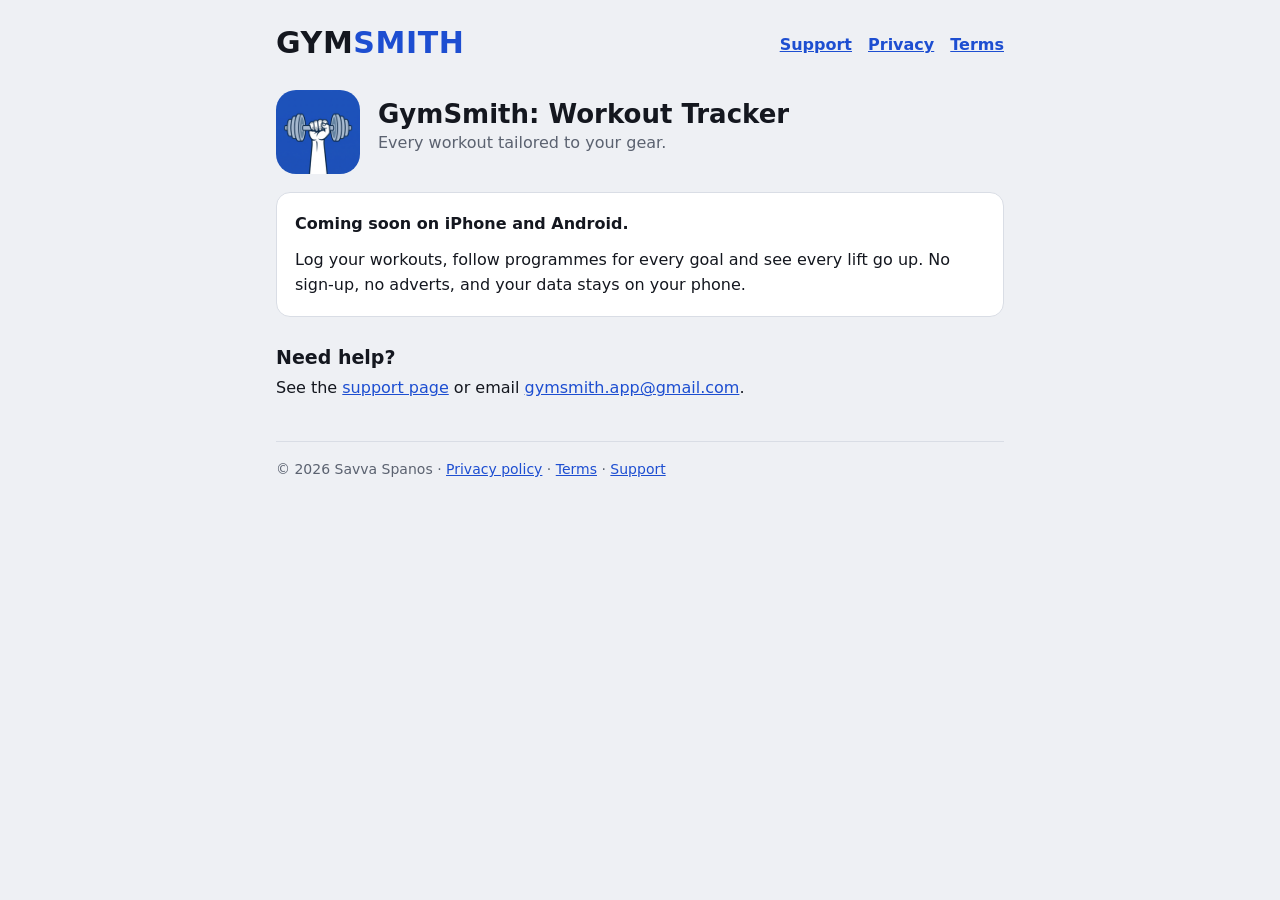
<file: index.html>
<!doctype html>
<html lang="en-GB">
<head>
<meta charset="utf-8">
<meta name="viewport" content="width=device-width, initial-scale=1">
<title>GymSmith: Workout Tracker</title>
<meta name="description" content="GymSmith is a gym log and workout tracker for iPhone and Android. No sign-up, and your data stays on your phone.">
<link rel="icon" href="icons/favicon-32.png">
<link rel="apple-touch-icon" href="icons/apple-touch-icon.png">
<link rel="stylesheet" href="style.css">
</head>
<body>
<main>
<header><a class="logo" href="./">GYM<span>SMITH</span></a><nav><a href="support/">Support</a><a href="privacy/">Privacy</a><a href="terms/">Terms</a></nav></header>

<div class="hero">
<img src="icons/icon-192.png" alt="GymSmith app icon">
<div>
<h1>GymSmith: Workout Tracker</h1>
<p class="muted">Every workout tailored to your gear.</p>
</div>
</div>

<div class="card">
<p><strong>Coming soon on iPhone and Android.</strong></p>
<p>Log your workouts, follow programmes for every goal and see every lift go up. No sign-up, no adverts, and your data stays on your phone.</p>
</div>

<h2>Need help?</h2>
<p>See the <a href="support/">support page</a> or email <a href="mailto:gymsmith.app@gmail.com">gymsmith.app@gmail.com</a>.</p>

<footer class="muted">© 2026 Savva Spanos · <a href="privacy/">Privacy policy</a> · <a href="terms/">Terms</a> · <a href="support/">Support</a></footer>
</main>
</body>
</html>
</file>
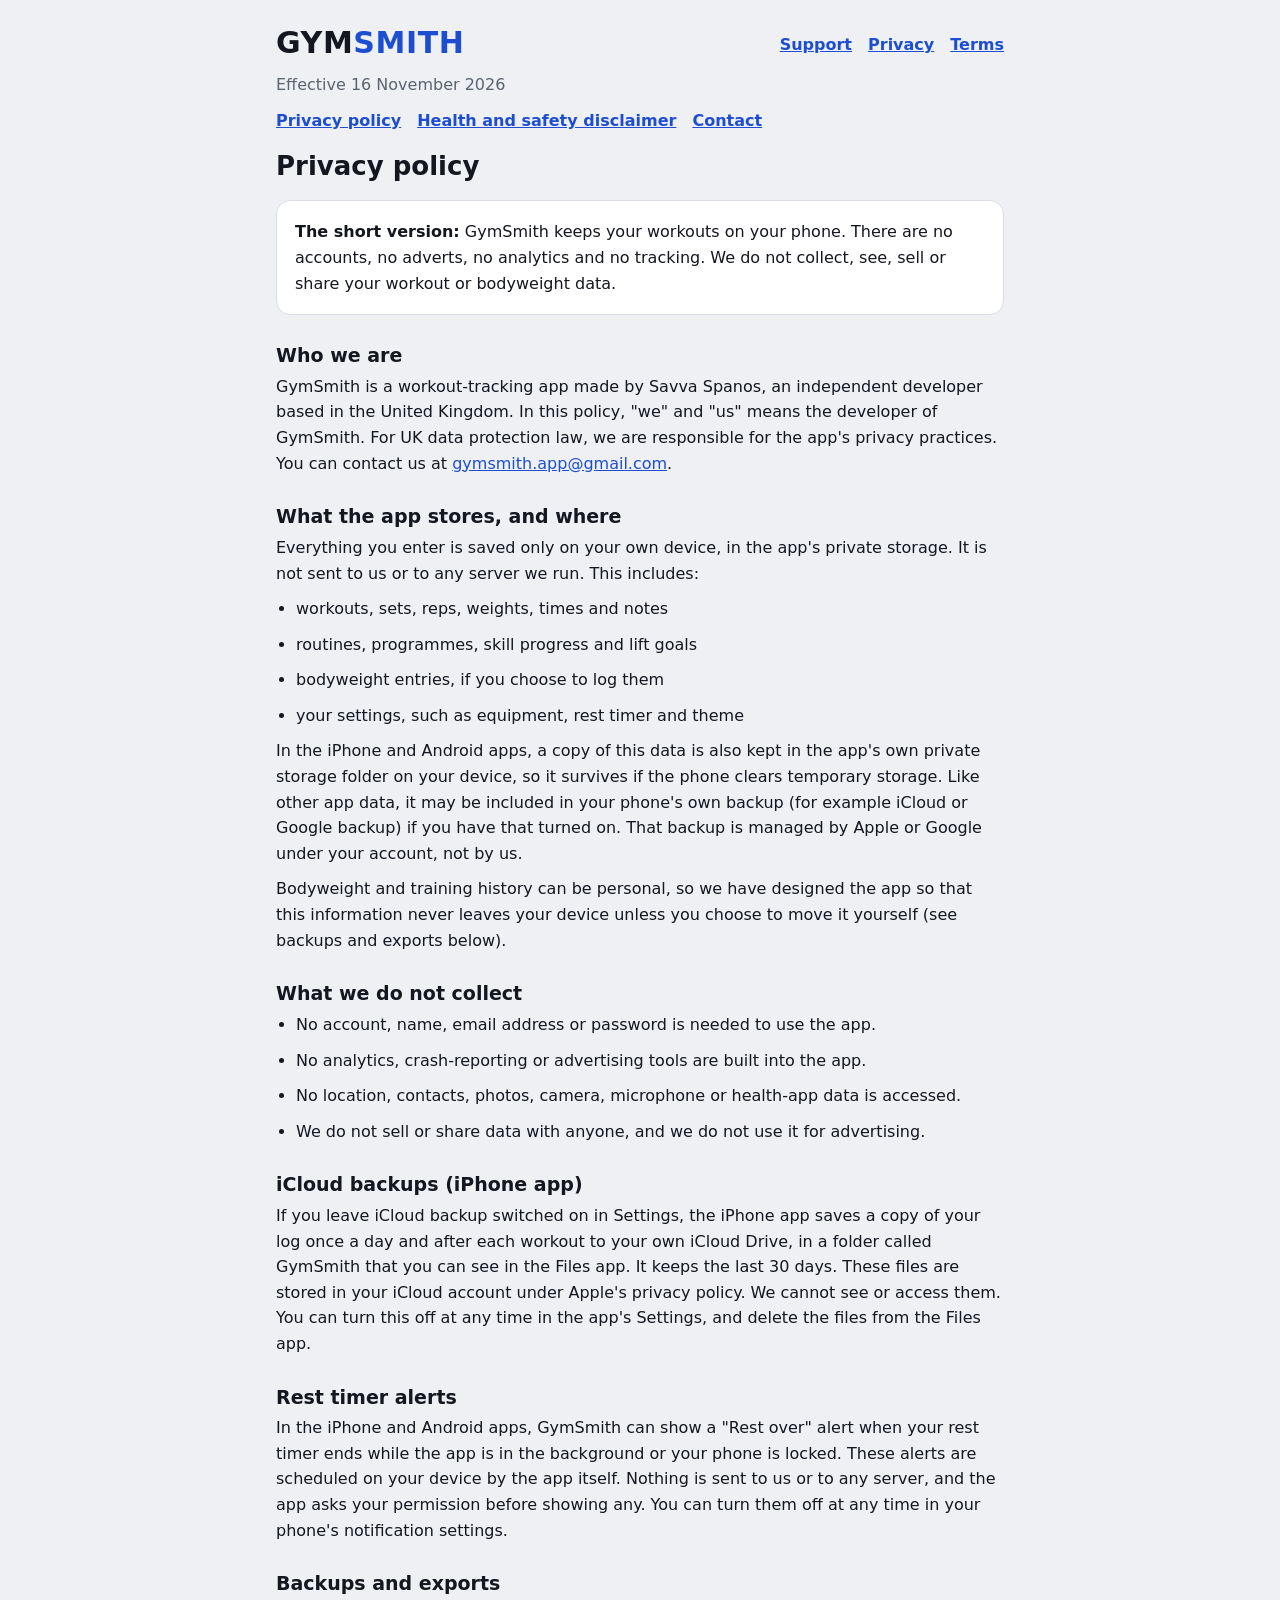
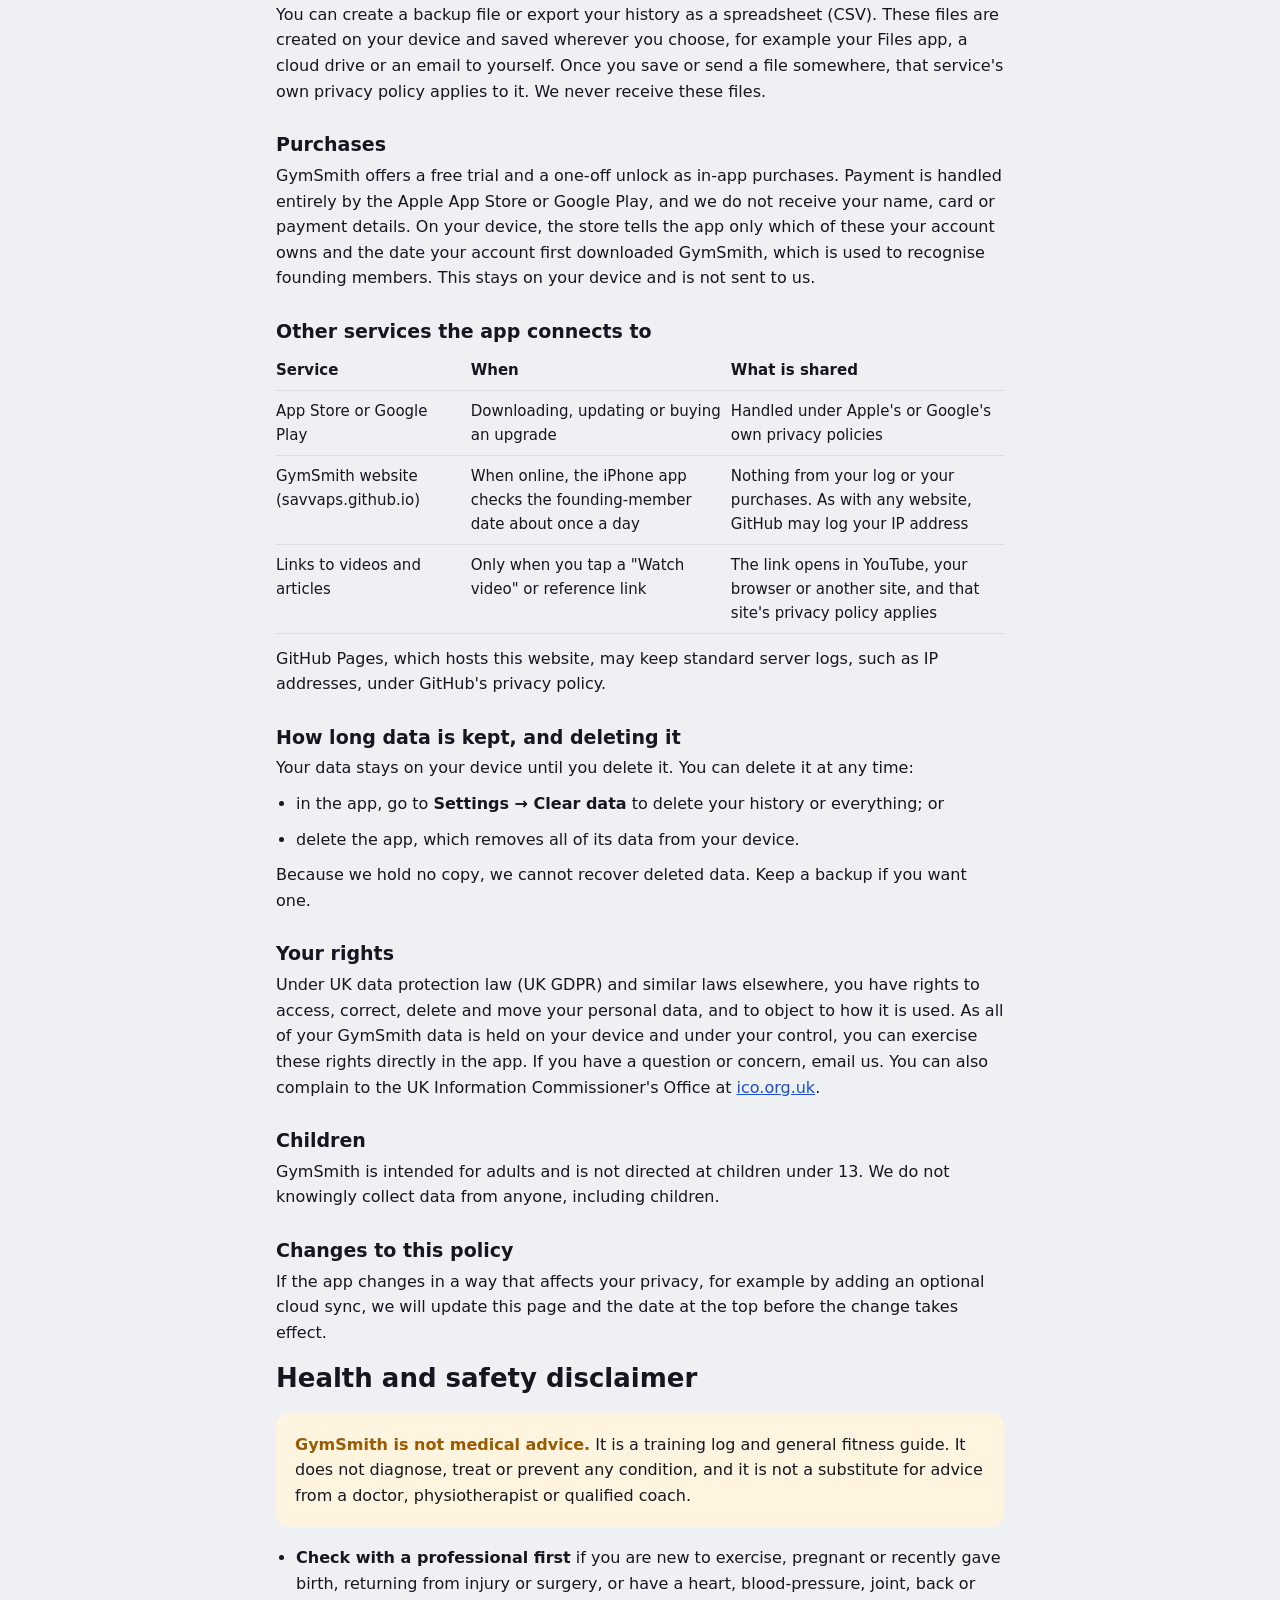
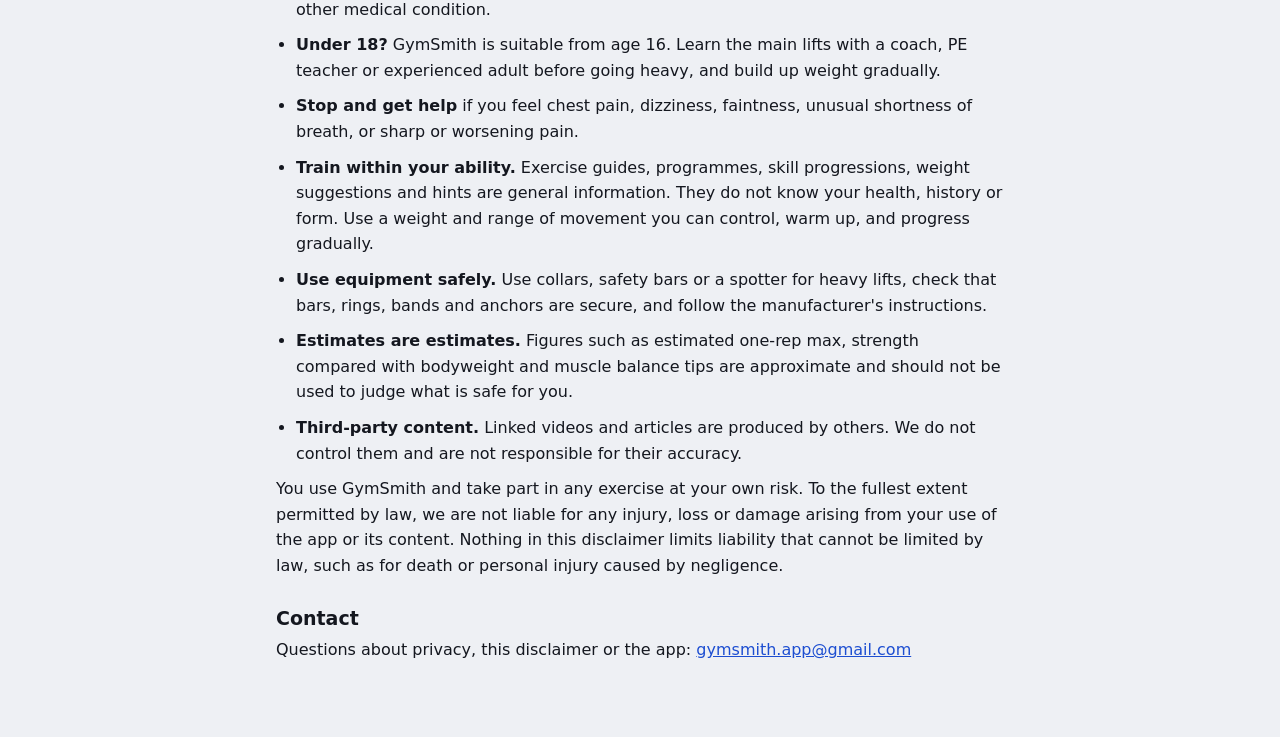
<file: privacy/index.html>
<!doctype html>
<html lang="en-GB">
<head>
<meta charset="utf-8">
<meta name="viewport" content="width=device-width, initial-scale=1">
<title>GymSmith – Privacy policy and health disclaimer</title>
<meta name="description" content="How GymSmith handles your data, and important health and safety information.">
<link rel="icon" href="../icons/favicon-32.png">
<link rel="stylesheet" href="../style.css">
<link rel="apple-touch-icon" href="../icons/apple-touch-icon.png">
</head>
<body>
<main>
<header><a class="logo" href="../">GYM<span>SMITH</span></a><nav><a href="../support/">Support</a><a href="../privacy/">Privacy</a><a href="../terms/">Terms</a></nav></header>
<p class="muted">Effective 16 November 2026</p>
<nav><a href="#privacy">Privacy policy</a><a href="#health">Health and safety disclaimer</a><a href="#contact">Contact</a></nav>

<section id="privacy">
<h1>Privacy policy</h1>
<div class="card">
<p><strong>The short version:</strong> GymSmith keeps your workouts on your phone. There are no accounts, no adverts, no analytics and no tracking. We do not collect, see, sell or share your workout or bodyweight data.</p>
</div>

<h2>Who we are</h2>
<p>GymSmith is a workout-tracking app made by Savva Spanos, an independent developer based in the United Kingdom. In this policy, "we" and "us" means the developer of GymSmith. For UK data protection law, we are responsible for the app's privacy practices. You can contact us at <a href="mailto:gymsmith.app@gmail.com">gymsmith.app@gmail.com</a>.</p>

<h2>What the app stores, and where</h2>
<p>Everything you enter is saved only on your own device, in the app's private storage. It is not sent to us or to any server we run. This includes:</p>
<ul>
<li>workouts, sets, reps, weights, times and notes</li>
<li>routines, programmes, skill progress and lift goals</li>
<li>bodyweight entries, if you choose to log them</li>
<li>your settings, such as equipment, rest timer and theme</li>
</ul>
<p>In the iPhone and Android apps, a copy of this data is also kept in the app's own private storage folder on your device, so it survives if the phone clears temporary storage. Like other app data, it may be included in your phone's own backup (for example iCloud or Google backup) if you have that turned on. That backup is managed by Apple or Google under your account, not by us.</p>
<p>Bodyweight and training history can be personal, so we have designed the app so that this information never leaves your device unless you choose to move it yourself (see backups and exports below).</p>

<h2>What we do not collect</h2>
<ul>
<li>No account, name, email address or password is needed to use the app.</li>
<li>No analytics, crash-reporting or advertising tools are built into the app.</li>
<li>No location, contacts, photos, camera, microphone or health-app data is accessed.</li>
<li>We do not sell or share data with anyone, and we do not use it for advertising.</li>
</ul>

<h2>iCloud backups (iPhone app)</h2>
<p>If you leave iCloud backup switched on in Settings, the iPhone app saves a copy of your log once a day and after each workout to your own iCloud Drive, in a folder called GymSmith that you can see in the Files app. It keeps the last 30 days. These files are stored in your iCloud account under Apple's privacy policy. We cannot see or access them. You can turn this off at any time in the app's Settings, and delete the files from the Files app.</p>

<h2>Rest timer alerts</h2>
<p>In the iPhone and Android apps, GymSmith can show a "Rest over" alert when your rest timer ends while the app is in the background or your phone is locked. These alerts are scheduled on your device by the app itself. Nothing is sent to us or to any server, and the app asks your permission before showing any. You can turn them off at any time in your phone's notification settings.</p>

<h2>Backups and exports</h2>
<p>You can create a backup file or export your history as a spreadsheet (CSV). These files are created on your device and saved wherever you choose, for example your Files app, a cloud drive or an email to yourself. Once you save or send a file somewhere, that service's own privacy policy applies to it. We never receive these files.</p>

<h2>Purchases</h2>
<p>GymSmith offers a free trial and a one-off unlock as in-app purchases. Payment is handled entirely by the Apple App Store or Google Play, and we do not receive your name, card or payment details. On your device, the store tells the app only which of these your account owns and the date your account first downloaded GymSmith, which is used to recognise founding members. This stays on your device and is not sent to us.</p>

<h2>Other services the app connects to</h2>
<table>
<tr><th>Service</th><th>When</th><th>What is shared</th></tr>
<tr><td>App Store or Google Play</td><td>Downloading, updating or buying an upgrade</td><td>Handled under Apple's or Google's own privacy policies</td></tr>
<tr><td>GymSmith website (savvaps.github.io)</td><td>When online, the iPhone app checks the founding-member date about once a day</td><td>Nothing from your log or your purchases. As with any website, GitHub may log your IP address</td></tr>
<tr><td>Links to videos and articles</td><td>Only when you tap a "Watch video" or reference link</td><td>The link opens in YouTube, your browser or another site, and that site's privacy policy applies</td></tr>
</table>
<p>GitHub Pages, which hosts this website, may keep standard server logs, such as IP addresses, under GitHub's privacy policy.</p>

<h2>How long data is kept, and deleting it</h2>
<p>Your data stays on your device until you delete it. You can delete it at any time:</p>
<ul>
<li>in the app, go to <strong>Settings → Clear data</strong> to delete your history or everything; or</li>
<li>delete the app, which removes all of its data from your device.</li>
</ul>
<p>Because we hold no copy, we cannot recover deleted data. Keep a backup if you want one.</p>

<h2>Your rights</h2>
<p>Under UK data protection law (UK GDPR) and similar laws elsewhere, you have rights to access, correct, delete and move your personal data, and to object to how it is used. As all of your GymSmith data is held on your device and under your control, you can exercise these rights directly in the app. If you have a question or concern, email us. You can also complain to the UK Information Commissioner's Office at <a href="https://ico.org.uk">ico.org.uk</a>.</p>

<h2>Children</h2>
<p>GymSmith is intended for adults and is not directed at children under 13. We do not knowingly collect data from anyone, including children.</p>

<h2>Changes to this policy</h2>
<p>If the app changes in a way that affects your privacy, for example by adding an optional cloud sync, we will update this page and the date at the top before the change takes effect.</p>
</section>

<section id="health">
<h1>Health and safety disclaimer</h1>
<div class="card warn">
<p><strong>GymSmith is not medical advice.</strong> It is a training log and general fitness guide. It does not diagnose, treat or prevent any condition, and it is not a substitute for advice from a doctor, physiotherapist or qualified coach.</p>
</div>
<ul>
<li><strong>Check with a professional first</strong> if you are new to exercise, pregnant or recently gave birth, returning from injury or surgery, or have a heart, blood-pressure, joint, back or other medical condition.</li>
<li><strong>Under 18?</strong> GymSmith is suitable from age 16. Learn the main lifts with a coach, PE teacher or experienced adult before going heavy, and build up weight gradually.</li>
<li><strong>Stop and get help</strong> if you feel chest pain, dizziness, faintness, unusual shortness of breath, or sharp or worsening pain.</li>
<li><strong>Train within your ability.</strong> Exercise guides, programmes, skill progressions, weight suggestions and hints are general information. They do not know your health, history or form. Use a weight and range of movement you can control, warm up, and progress gradually.</li>
<li><strong>Use equipment safely.</strong> Use collars, safety bars or a spotter for heavy lifts, check that bars, rings, bands and anchors are secure, and follow the manufacturer's instructions.</li>
<li><strong>Estimates are estimates.</strong> Figures such as estimated one-rep max, strength compared with bodyweight and muscle balance tips are approximate and should not be used to judge what is safe for you.</li>
<li><strong>Third-party content.</strong> Linked videos and articles are produced by others. We do not control them and are not responsible for their accuracy.</li>
</ul>
<p>You use GymSmith and take part in any exercise at your own risk. To the fullest extent permitted by law, we are not liable for any injury, loss or damage arising from your use of the app or its content. Nothing in this disclaimer limits liability that cannot be limited by law, such as for death or personal injury caused by negligence.</p>
</section>

<section id="contact">
<h2>Contact</h2>
<p>Questions about privacy, this disclaimer or the app: <a href="mailto:gymsmith.app@gmail.com">gymsmith.app@gmail.com</a></p>
</section>
</main>
</body>
</html>
</file>
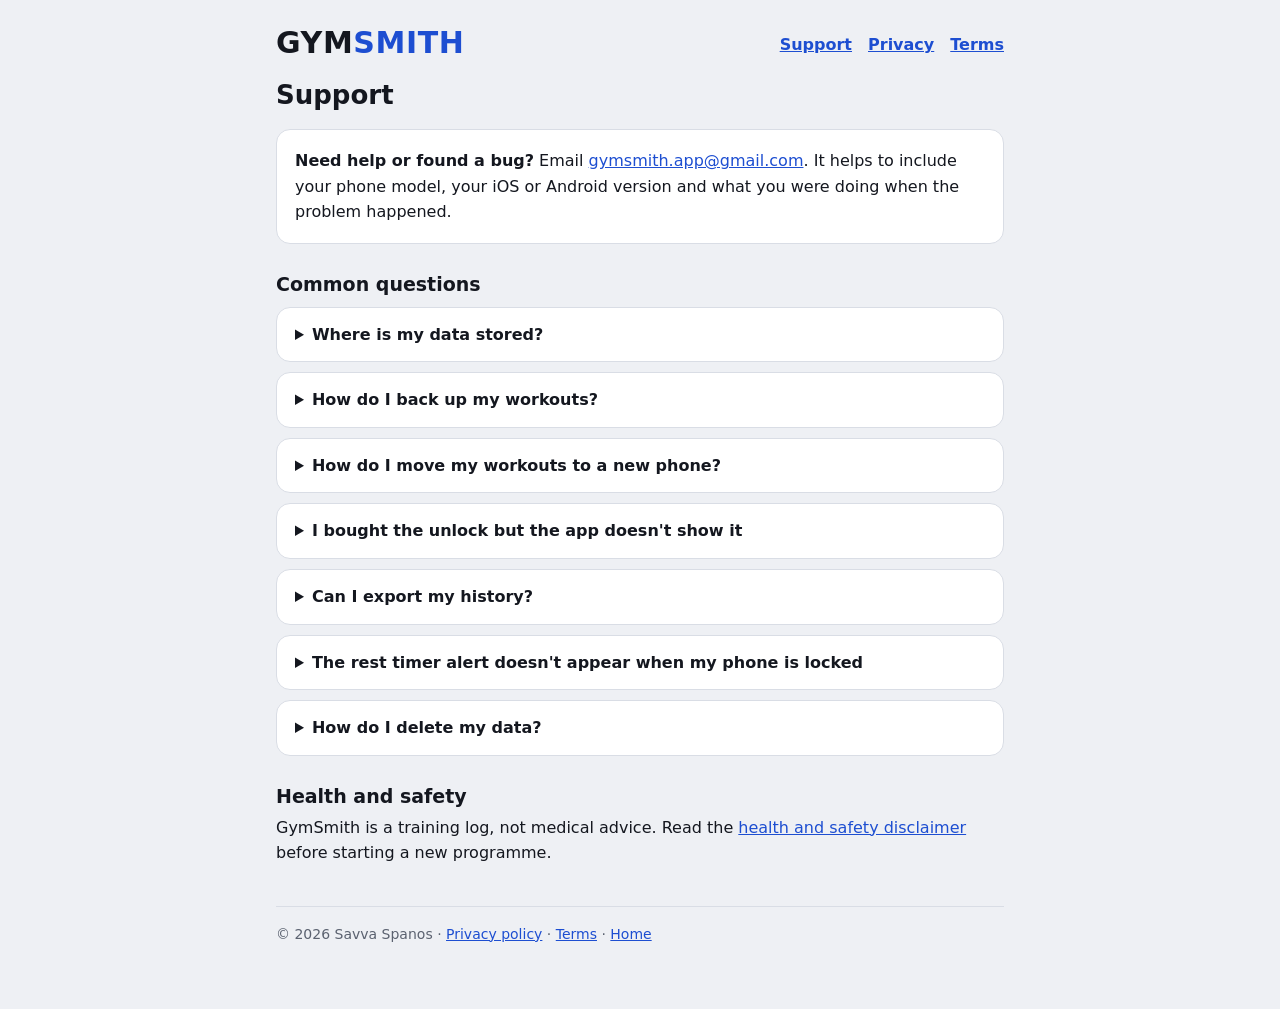
<file: support/index.html>
<!doctype html>
<html lang="en-GB">
<head>
<meta charset="utf-8">
<meta name="viewport" content="width=device-width, initial-scale=1">
<title>GymSmith – Support</title>
<meta name="description" content="Help with GymSmith: backups, moving to a new phone, purchases and contact details.">
<link rel="icon" href="../icons/favicon-32.png">
<link rel="apple-touch-icon" href="../icons/apple-touch-icon.png">
<link rel="stylesheet" href="../style.css">
</head>
<body>
<main>
<header><a class="logo" href="../">GYM<span>SMITH</span></a><nav><a href="../support/">Support</a><a href="../privacy/">Privacy</a><a href="../terms/">Terms</a></nav></header>

<h1>Support</h1>
<div class="card">
<p><strong>Need help or found a bug?</strong> Email <a href="mailto:gymsmith.app@gmail.com?subject=GymSmith%20support">gymsmith.app@gmail.com</a>. It helps to include your phone model, your iOS or Android version and what you were doing when the problem happened.</p>
</div>

<h2>Common questions</h2>

<details>
<summary>Where is my data stored?</summary>
<p>Only on your phone. GymSmith has no accounts and no servers, so we never see your workouts. See the <a href="../privacy/">privacy policy</a> for the details.</p>
</details>

<details>
<summary>How do I back up my workouts?</summary>
<p><strong>On iPhone:</strong> open Settings (the gear at the top of the app) and leave <strong>iCloud backup</strong> switched on. GymSmith then saves a copy to your own iCloud Drive once a day and after each workout, keeping the last 30 days.</p>
<p><strong>On any phone:</strong> in Settings, under <strong>Backups</strong>, tap <strong>Back up now</strong> to save a backup file. Keep it somewhere safe, such as Google Drive, the Files app or an email to yourself.</p>
</details>

<details>
<summary>How do I move my workouts to a new phone?</summary>
<p><strong>iPhone to iPhone:</strong> make sure a recent iCloud backup exists on your old phone. On the new phone, sign in to the same Apple account, install GymSmith, then open Settings and choose <strong>Restore from iCloud</strong>.</p>
<p><strong>Android, or switching between iPhone and Android:</strong> on the old phone, go to Settings → Backups → <strong>Back up now</strong> and save the file somewhere you can reach from the new phone. Install GymSmith on the new phone, then go to Settings → Backups → <strong>Import backup</strong> and choose that file.</p>
</details>

<details>
<summary>I bought the unlock but the app doesn't show it</summary>
<p>Use <strong>Restore purchase</strong> in the app while signed in to the Apple account or Google account you bought it with. Purchases are handled by Apple and Google, so we can't see or refund them. For refunds on iPhone, go to <a href="https://reportaproblem.apple.com">reportaproblem.apple.com</a>. On Android, see <a href="https://support.google.com/googleplay/answer/2479637">Google Play's refund help</a>.</p>
</details>

<details>
<summary>Can I export my history?</summary>
<p>Yes. You can export your history as a spreadsheet (CSV) or save a backup file, and keep it wherever you like.</p>
</details>

<details>
<summary>The rest timer alert doesn't appear when my phone is locked</summary>
<p><strong>On iPhone:</strong> check that notifications are allowed for GymSmith in Settings → Notifications. Focus modes can also hide them.</p>
<p><strong>On Android:</strong> allow notifications for GymSmith, and allow <strong>Alarms &amp; reminders</strong> so the alert arrives on time. If that permission is off, GymSmith's Settings shows a <strong>Rest alerts on time</strong> card: tap <strong>Allow</strong>. Battery saver and Do Not Disturb can also delay or hide alerts.</p>
</details>

<details>
<summary>How do I delete my data?</summary>
<p>In the app, go to Settings → <strong>Clear data</strong>, or delete the app. We hold no copy, so deleted data can't be recovered unless you kept a backup.</p>
</details>

<h2>Health and safety</h2>
<p>GymSmith is a training log, not medical advice. Read the <a href="../privacy/#health">health and safety disclaimer</a> before starting a new programme.</p>

<footer class="muted">© 2026 Savva Spanos · <a href="../privacy/">Privacy policy</a> · <a href="../terms/">Terms</a> · <a href="../">Home</a></footer>
</main>
</body>
</html>
</file>
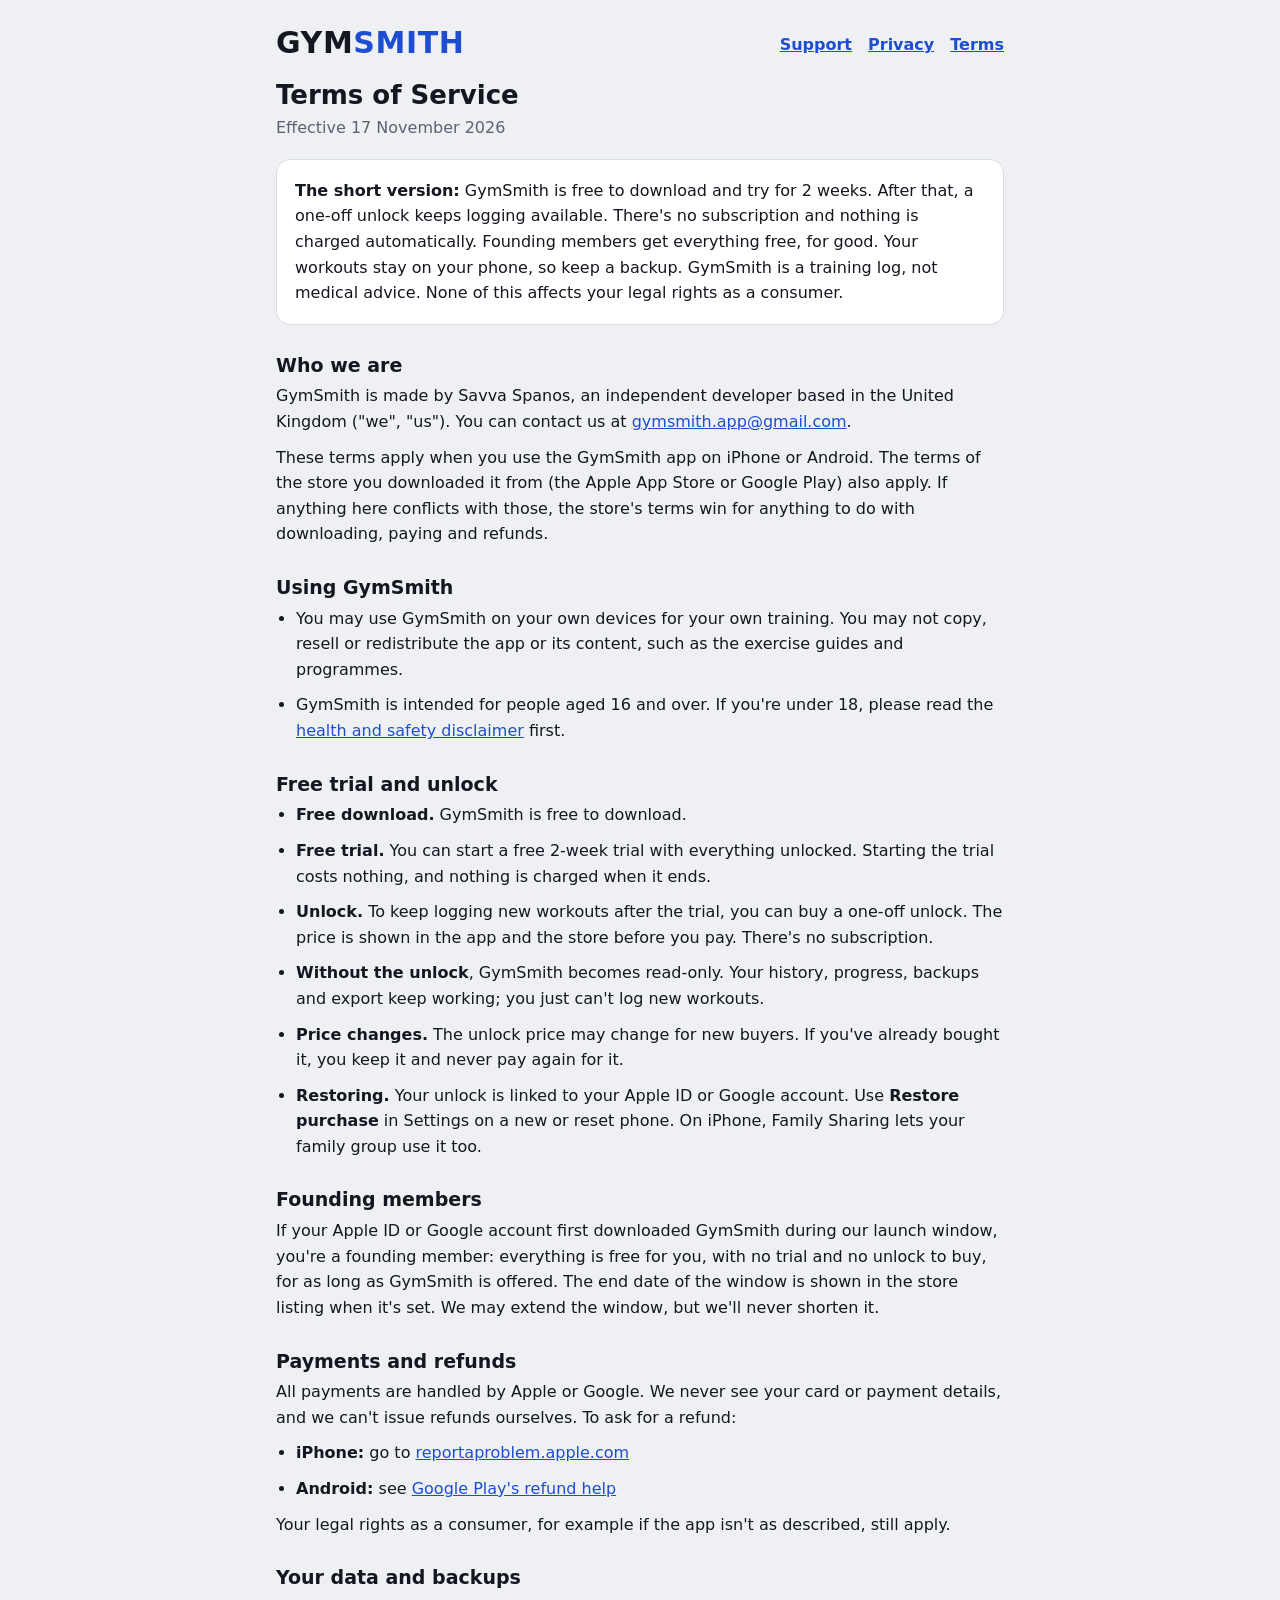
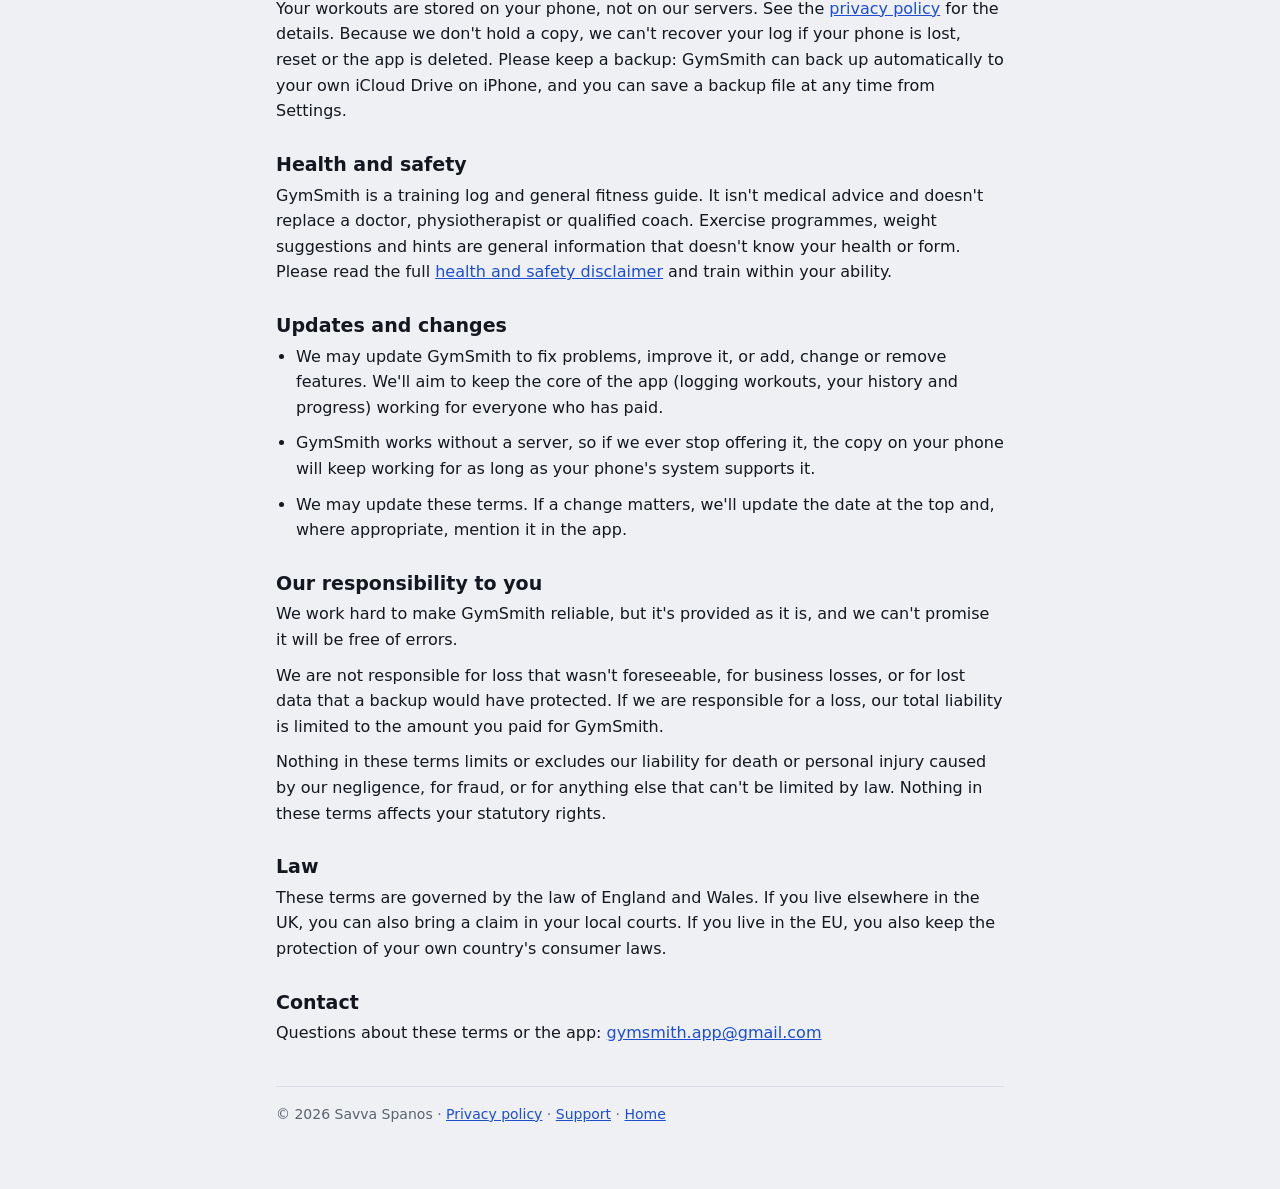
<file: terms/index.html>
<!doctype html>
<html lang="en-GB">
<head>
<meta charset="utf-8">
<meta name="viewport" content="width=device-width, initial-scale=1">
<title>GymSmith – Terms of Service</title>
<meta name="description" content="The terms for using GymSmith: the free trial, the one-off unlock, founding members, refunds and your rights.">
<link rel="icon" href="../icons/favicon-32.png">
<link rel="apple-touch-icon" href="../icons/apple-touch-icon.png">
<link rel="stylesheet" href="../style.css">
</head>
<body>
<main>
<header><a class="logo" href="../">GYM<span>SMITH</span></a><nav><a href="../support/">Support</a><a href="../privacy/">Privacy</a><a href="../terms/">Terms</a></nav></header>

<h1>Terms of Service</h1>
<p class="muted">Effective 17 November 2026</p>

<div class="card">
<p><strong>The short version:</strong> GymSmith is free to download and try for 2 weeks. After that, a one-off unlock keeps logging available. There's no subscription and nothing is charged automatically. Founding members get everything free, for good. Your workouts stay on your phone, so keep a backup. GymSmith is a training log, not medical advice. None of this affects your legal rights as a consumer.</p>
</div>

<h2>Who we are</h2>
<p>GymSmith is made by Savva Spanos, an independent developer based in the United Kingdom ("we", "us"). You can contact us at <a href="mailto:gymsmith.app@gmail.com">gymsmith.app@gmail.com</a>.</p>
<p>These terms apply when you use the GymSmith app on iPhone or Android. The terms of the store you downloaded it from (the Apple App Store or Google Play) also apply. If anything here conflicts with those, the store's terms win for anything to do with downloading, paying and refunds.</p>

<h2>Using GymSmith</h2>
<ul>
<li>You may use GymSmith on your own devices for your own training. You may not copy, resell or redistribute the app or its content, such as the exercise guides and programmes.</li>
<li>GymSmith is intended for people aged 16 and over. If you're under 18, please read the <a href="../privacy/#health">health and safety disclaimer</a> first.</li>
</ul>

<h2>Free trial and unlock</h2>
<ul>
<li><strong>Free download.</strong> GymSmith is free to download.</li>
<li><strong>Free trial.</strong> You can start a free 2-week trial with everything unlocked. Starting the trial costs nothing, and nothing is charged when it ends.</li>
<li><strong>Unlock.</strong> To keep logging new workouts after the trial, you can buy a one-off unlock. The price is shown in the app and the store before you pay. There's no subscription.</li>
<li><strong>Without the unlock</strong>, GymSmith becomes read-only. Your history, progress, backups and export keep working; you just can't log new workouts.</li>
<li><strong>Price changes.</strong> The unlock price may change for new buyers. If you've already bought it, you keep it and never pay again for it.</li>
<li><strong>Restoring.</strong> Your unlock is linked to your Apple ID or Google account. Use <strong>Restore purchase</strong> in Settings on a new or reset phone. On iPhone, Family Sharing lets your family group use it too.</li>
</ul>

<h2>Founding members</h2>
<p>If your Apple ID or Google account first downloaded GymSmith during our launch window, you're a founding member: everything is free for you, with no trial and no unlock to buy, for as long as GymSmith is offered. The end date of the window is shown in the store listing when it's set. We may extend the window, but we'll never shorten it.</p>

<h2>Payments and refunds</h2>
<p>All payments are handled by Apple or Google. We never see your card or payment details, and we can't issue refunds ourselves. To ask for a refund:</p>
<ul>
<li><strong>iPhone:</strong> go to <a href="https://reportaproblem.apple.com">reportaproblem.apple.com</a></li>
<li><strong>Android:</strong> see <a href="https://support.google.com/googleplay/answer/2479637">Google Play's refund help</a></li>
</ul>
<p>Your legal rights as a consumer, for example if the app isn't as described, still apply.</p>

<h2>Your data and backups</h2>
<p>Your workouts are stored on your phone, not on our servers. See the <a href="../privacy/">privacy policy</a> for the details. Because we don't hold a copy, we can't recover your log if your phone is lost, reset or the app is deleted. Please keep a backup: GymSmith can back up automatically to your own iCloud Drive on iPhone, and you can save a backup file at any time from Settings.</p>

<h2>Health and safety</h2>
<p>GymSmith is a training log and general fitness guide. It isn't medical advice and doesn't replace a doctor, physiotherapist or qualified coach. Exercise programmes, weight suggestions and hints are general information that doesn't know your health or form. Please read the full <a href="../privacy/#health">health and safety disclaimer</a> and train within your ability.</p>

<h2>Updates and changes</h2>
<ul>
<li>We may update GymSmith to fix problems, improve it, or add, change or remove features. We'll aim to keep the core of the app (logging workouts, your history and progress) working for everyone who has paid.</li>
<li>GymSmith works without a server, so if we ever stop offering it, the copy on your phone will keep working for as long as your phone's system supports it.</li>
<li>We may update these terms. If a change matters, we'll update the date at the top and, where appropriate, mention it in the app.</li>
</ul>

<h2>Our responsibility to you</h2>
<p>We work hard to make GymSmith reliable, but it's provided as it is, and we can't promise it will be free of errors.</p>
<p>We are not responsible for loss that wasn't foreseeable, for business losses, or for lost data that a backup would have protected. If we are responsible for a loss, our total liability is limited to the amount you paid for GymSmith.</p>
<p>Nothing in these terms limits or excludes our liability for death or personal injury caused by our negligence, for fraud, or for anything else that can't be limited by law. Nothing in these terms affects your statutory rights.</p>

<h2>Law</h2>
<p>These terms are governed by the law of England and Wales. If you live elsewhere in the UK, you can also bring a claim in your local courts. If you live in the EU, you also keep the protection of your own country's consumer laws.</p>

<h2>Contact</h2>
<p>Questions about these terms or the app: <a href="mailto:gymsmith.app@gmail.com">gymsmith.app@gmail.com</a></p>

<footer class="muted">© 2026 Savva Spanos · <a href="../privacy/">Privacy policy</a> · <a href="../support/">Support</a> · <a href="../">Home</a></footer>
</main>
</body>
</html>
</file>
<file: style.css>
:root{--bg:#EEF0F4;--surface:#FFFFFF;--ink:#14171F;--muted:#5B6270;--line:#D9DDE5;--accent:#1D4ED1;--soft:#E3EAFC;--warn:#9A5B00;--warn-soft:#FFF4E0}
@media (prefers-color-scheme:dark){:root{--bg:#0E1117;--surface:#171B23;--ink:#E9ECF2;--muted:#9AA3B2;--line:#2A303B;--accent:#7B9BFF;--soft:#1C2647;--warn:#F2B35B;--warn-soft:#2D2312}}
*{box-sizing:border-box}
body{margin:0;background:var(--bg);color:var(--ink);font:16px/1.6 system-ui,-apple-system,"Segoe UI",Roboto,sans-serif}
main{max-width:760px;margin:0 auto;padding:28px 16px 64px}
.logo{font:800 30px/1 system-ui,sans-serif;letter-spacing:.02em;margin:0 0 4px}
.logo span{color:var(--accent)}
h1{font-size:26px;line-height:1.2;margin:18px 0 4px}
h2{font-size:19px;line-height:1.3;margin:28px 0 6px}
p,li{margin:0 0 10px}
ul{padding-left:20px;margin:0 0 10px}
.muted{color:var(--muted)}
.card{background:var(--surface);border:1px solid var(--line);border-radius:14px;padding:18px 18px 8px;margin:18px 0}
.warn{background:var(--warn-soft);border-color:transparent}
.warn strong{color:var(--warn)}
nav a,a{color:var(--accent)}
nav{display:flex;gap:16px;flex-wrap:wrap;font-weight:600}
table{border-collapse:collapse;width:100%;font-size:15px;margin:0 0 12px}
th,td{text-align:left;vertical-align:top;padding:8px 8px 8px 0;border-bottom:1px solid var(--line)}
th{font-weight:600}
header{margin-bottom:10px;display:flex;align-items:center;justify-content:space-between;gap:12px;flex-wrap:wrap}
header a.logo{text-decoration:none;color:var(--ink)}
.hero{display:flex;gap:18px;align-items:center;margin:28px 0 8px}
.hero img{width:84px;height:84px;border-radius:20px}
.hero h1{margin:0}
footer{margin-top:40px;padding-top:16px;border-top:1px solid var(--line);font-size:14px}
details{background:var(--surface);border:1px solid var(--line);border-radius:14px;padding:14px 18px;margin:10px 0}
summary{font-weight:600;cursor:pointer}
details p{margin:10px 0 4px}
</file>
